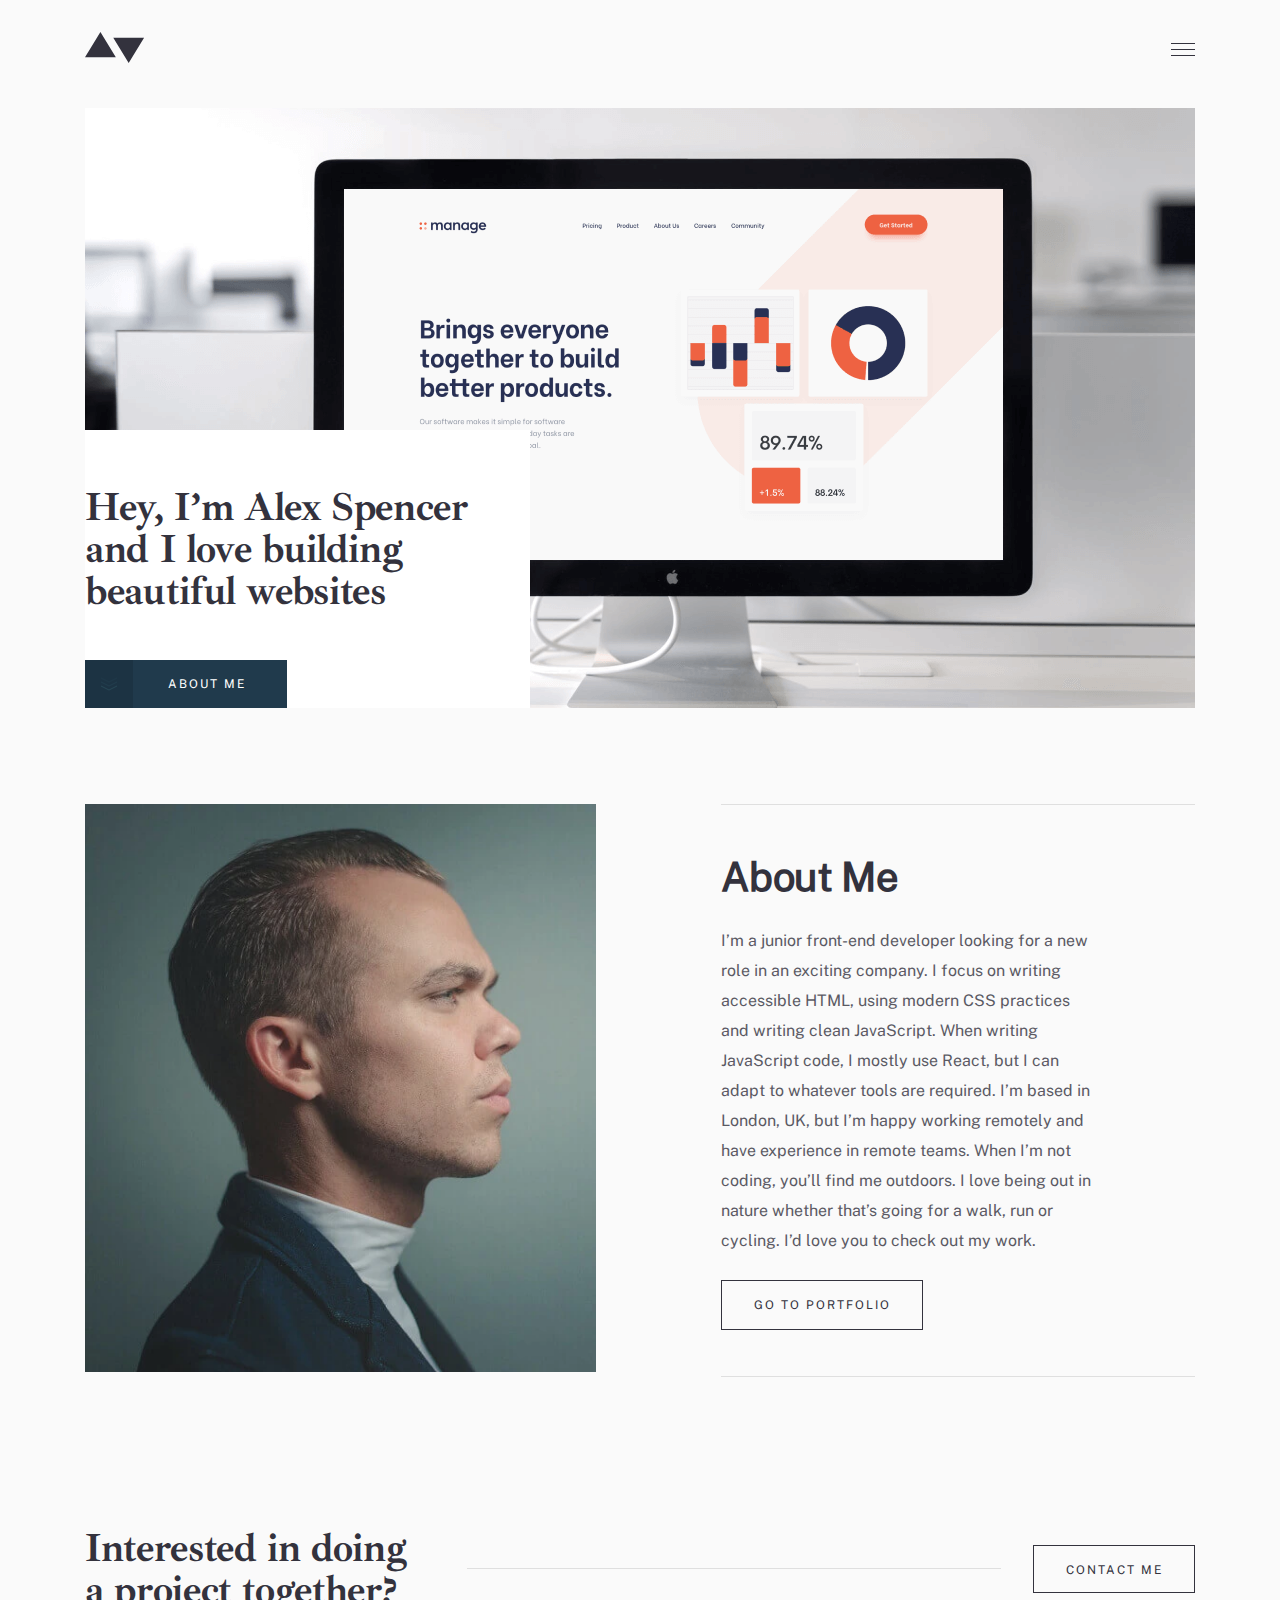
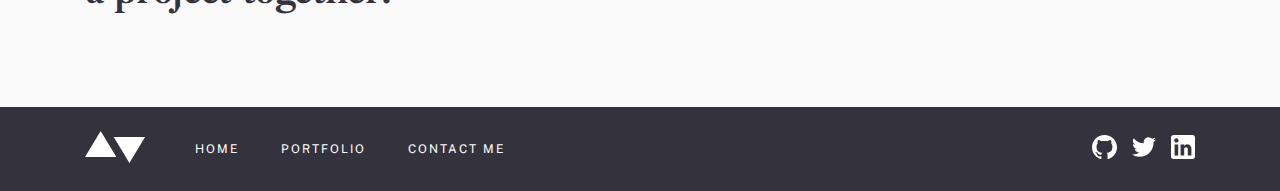
<file: index.html>
<!DOCTYPE html>
<html lang="en">
<head>
  <meta charset="UTF-8">
  <meta name="viewport" content="width=device-width, initial-scale=1.0">
  <meta http-equiv="X-UA-Compatible" content="ie=edge">
  <title>Portfolio Home</title>
  <link rel="stylesheet" href="./css/normalize.css">
  <link rel="stylesheet" href="./css/styles.css"> 
  <!-- <link rel="stylesheet" href="/css/styles.min.css"> -->
</head>
<body>
  
  <!-- SITE HEADER -->
  <header class="header">
    <h1 class="visually-hidden">Home</h1>
    <div class="container header__container">
      <div class="header__wrapper header-inner">
        <a class="header-inner__link" href="#"><img class="header-inner__img" src="img/site-top-logo.svg" alt="logo" width="60" height="32"></a>
        <button class="header-inner__btn js-open-close-btn" type="button" aria-label="togler"></button>
        <nav class="header-inner__nav nav">
          <ul class="nav__list">
            <li class="nav__item">
              <a class="nav__link nav__link--active" href="#">HOME</a>
            </li>
            <li class="nav__item">
              <a class="nav__link" href="#"> PORTFOLIO</a>
            </li>
            <li class="nav__item">
              <a class="nav__link" href="contact.html">CONTACT ME</a>
            </li>
          </ul>
        </nav>
      </div>
    </div>
  </header>  
  
  <!-- SECTION HERO -->
  <section class="hero">
    <h2 class="visually-hidden">Hero</h2>
    <div class="container">
      <div class="hero__inner">
        <div class="hero__content hero-box">
          <div class="hero-box__info">
            <p class="hero-box__desc">
              Hey, I’m Alex Spencer and I love building beautiful websites
            </p>
            <a href="#about" class="hero-box__link">
              ABOUT ME
            </a>
          </div>
        </div>
      </div>
    </div>
  </section>
  
  
  <!-- SECTION-ABOUT -->
  <section class="about" id="about">
    <div class="container about__container">
      <div class="about__wrapper">
        <picture>
          <source srcset="img/about-desktop.webp 1x, img/about-desktop@2x.webp 2x"
          media="(min-width:1100px)"
          type="image/webp">
          <source srcset="img/about-desktop.jpg 1x, img/about-desktop@2x.jpg 2x"
          media="(min-width:1100px)">
          <source srcset="img/about-tablet.webp 1x, img/about-tablet@2x.webp 2x"
          media="(min-width:768px)"
          type="image/webp">
          <source srcset="img/about-tablet.jpg 1x, img/about-tablet@2x.jpg 2x"
          media="(min-width:768px)">
          <source srcset="img/about-mobile.webp 1x, img/about-mobile@2x.webp 2x"
          type="image/webp">
          <img class="about__photo" src="img/about-mobile.jpg" alt="ABOUT MEN" width="311" height="346" srcset="img/about-mobile.jpg 1x, img/about-mobile@2x.jpg 2x">
        </picture>
        
        <div class="about__content about-info">
          <h2 class="about-info__header">
            About Me
          </h2>
          <p class="about-info__desc">
            I’m a junior front-end developer looking for a new role in an exciting company. I focus on writing accessible HTML, using modern CSS practices and writing clean JavaScript. When writing JavaScript code, I mostly use React, but I can adapt to whatever tools are required. I’m based in London, UK, but I’m happy working remotely and have experience in remote teams. When I’m not coding, you’ll find me outdoors. I love being out in nature whether that’s going for a walk, run or cycling. I’d love you to check out my work.
          </p>
          <a href="#" class="about-info__link btn-outline--black">
            GO TO PORTFOLIO
          </a>
        </div>
      </div>
    </div>
  </section>
  
  
  <!-- CONTACT SECTION --> 
  <section class="contact">
    <div class="container">
      <div class="contact__content">
        <h2 class="contact__title">
          Interested in doing a project together?
        </h2>
        <span class="contact__rectangle"></span>
        <a href="contact.html" class="contact__link btn-outline--black">
          CONTACT ME
        </a>
      </div>
    </div>
  </section>
  
  
  <!-- SITE FOOTER -->
  <footer class="site-footer">
    <div class="container site-footer__container">
      <div class="site-footer__wrapper">
        <a href="#" class="site-footer__link"><img class="site-footer__logo" src="/img/site-footer-logo.svg" alt="FOOTER LOGO" width="61" height="32"></a>
        
        <ul class="site-footer__list footer-content">
          <li class="footer-content__items">
            <a href="#" class="site-footer__nav">HOME</a>
          </li>
          
          <li class="footer-content__items">
            <a href="#" class="site-footer__nav">PORTFOLIO</a>
          </li>
          
          <li class="footer-content__items">
            <a href="contact.html" class="site-footer__nav">CONTACT ME </a>
          </li>
        </ul>
        
        <div class="site-footer__socials">
          <a class="site-footer__icon" href="" target="_blank">
            <svg class="site-footer__icon--extra" width="25" height="24" fill="none" xmlns="http://www.w3.org/2000/svg"><path d="M12.5 0C5.594 0 0 5.51 0 12.305c0 5.437 3.581 10.048 8.547 11.674.625.116.854-.265.854-.592 0-.292-.01-1.066-.016-2.092-3.477.742-4.21-1.65-4.21-1.65-.569-1.42-1.39-1.8-1.39-1.8-1.133-.764.087-.748.087-.748 1.255.086 1.914 1.268 1.914 1.268 1.115 1.881 2.927 1.338 3.641 1.024.113-.797.434-1.338.792-1.646-2.776-.308-5.694-1.366-5.694-6.08 0-1.343.484-2.44 1.286-3.302-.14-.31-.562-1.562.11-3.256 0 0 1.047-.33 3.437 1.261 1-.273 2.063-.409 3.125-.415 1.063.006 2.125.142 3.125.415 2.375-1.591 3.422-1.261 3.422-1.261.672 1.694.25 2.945.125 3.256.797.861 1.281 1.959 1.281 3.302 0 4.727-2.921 5.767-5.703 6.07.438.369.844 1.123.844 2.276 0 1.647-.015 2.97-.015 3.37 0 .322.218.707.859.584 5-1.615 8.579-6.23 8.579-11.659C25 5.51 19.403 0 12.5 0z" fill="currentColor"/></svg>
          </a>
          
          <a class="site-footer__icon" href="#" target="_blank">
            <svg class="site-footer__icon--extra" width="24" height="20" fill="none" xmlns="http://www.w3.org/2000/svg"><path d="M24 2.557a9.83 9.83 0 01-2.828.775A4.932 4.932 0 0023.337.608a9.864 9.864 0 01-3.127 1.195A4.916 4.916 0 0016.616.248c-3.179 0-5.515 2.966-4.797 6.045A13.978 13.978 0 011.671 1.149a4.93 4.93 0 001.523 6.574 4.903 4.903 0 01-2.229-.616c-.054 2.281 1.581 4.415 3.949 4.89a4.935 4.935 0 01-2.224.084 4.928 4.928 0 004.6 3.419A9.9 9.9 0 010 17.54a13.94 13.94 0 007.548 2.212c9.142 0 14.307-7.721 13.995-14.646A10.025 10.025 0 0024 2.557z" fill="currentColor"/></svg>
          </a>
          
          <a class="site-footer__icon" href="#" target="_blank">
            <svg class="site-footer__icon--extra" width="24" height="24" fill="none" xmlns="http://www.w3.org/2000/svg"><path fill-rule="evenodd" clip-rule="evenodd" d="M2.4 0h19.2C22.92 0 24 1.08 24 2.4v19.2c0 1.32-1.08 2.4-2.4 2.4H2.4C1.08 24 0 22.92 0 21.6V2.4C0 1.08 1.08 0 2.4 0zm1.2 20.4h3.6V9.6H3.6v10.8zM5.4 7.56c-1.2 0-2.16-.96-2.16-2.16 0-1.2.96-2.16 2.16-2.16 1.2 0 2.16.96 2.16 2.16 0 1.2-.96 2.16-2.16 2.16zM16.8 20.4h3.6v-6.84c0-2.28-1.92-4.2-4.2-4.2-1.08 0-2.4.72-3 1.68V9.6H9.6v10.8h3.6v-6.36c0-.96.84-1.8 1.8-1.8.96 0 1.8.84 1.8 1.8v6.36z" fill="currentColor"/></svg>
          </a>
        </div>
      </div>
    </div>
  </footer>
  <script src="/js/main.js"></script>
</body>
</html>
</file>
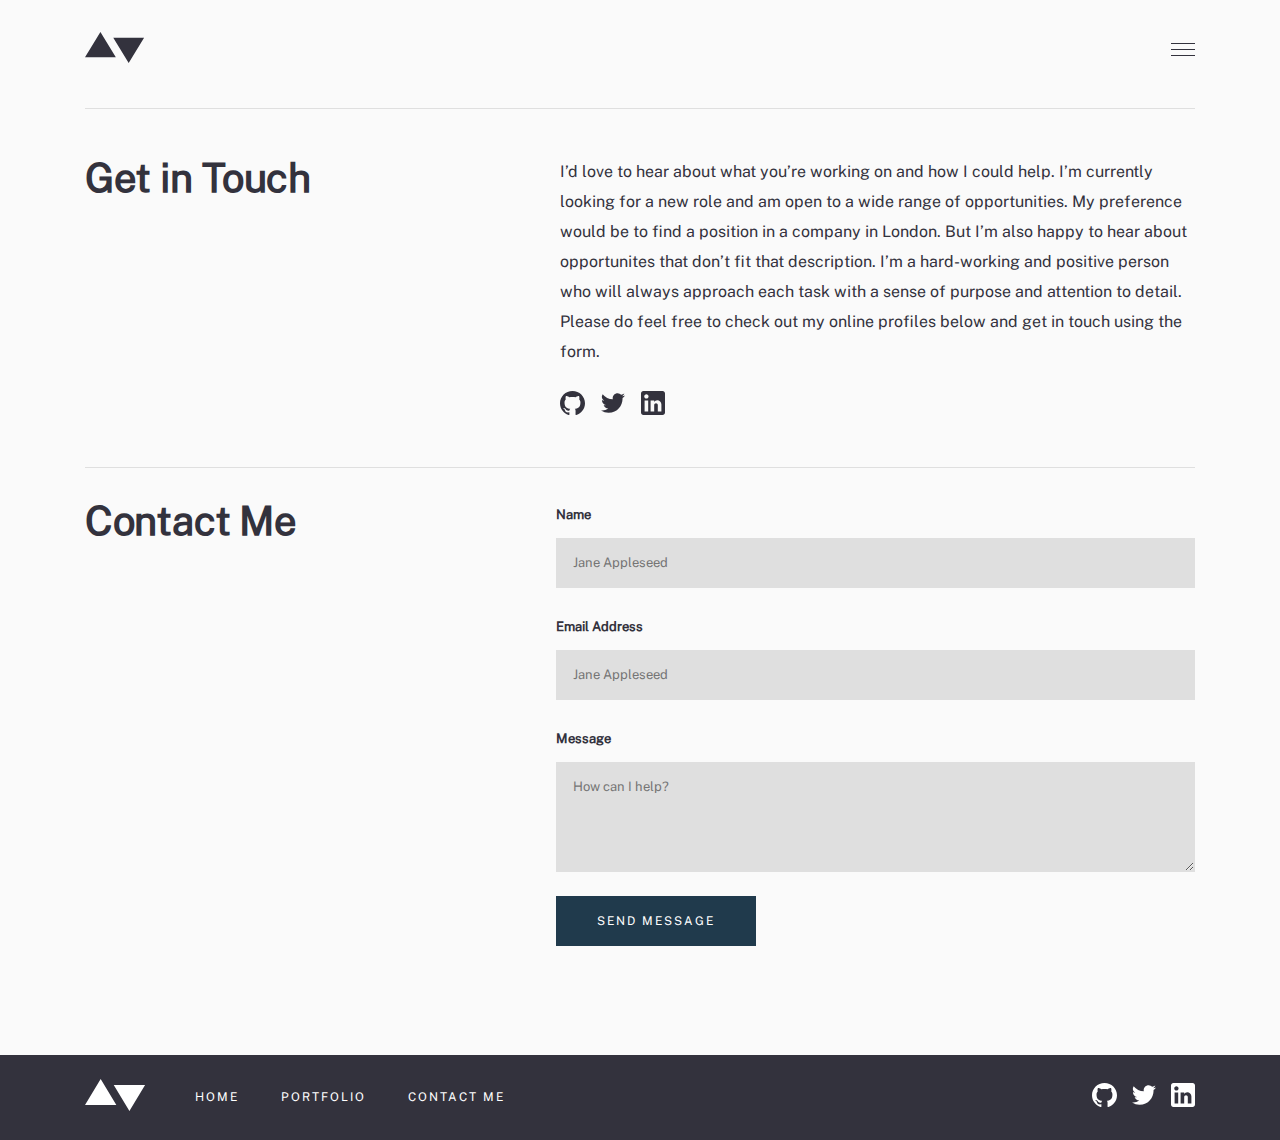
<file: contact.html>
<!DOCTYPE html>
<html lang="en">
<head>
    <meta charset="UTF-8">
    <meta http-equiv="X-UA-Compatible" content="IE=edge">
    <meta name="viewport" content="width=device-width, initial-scale=1.0">
    <title>Contact</title>
    <link rel="stylesheet" href="./css/normalize.css">
    <link rel="stylesheet" href="./css/styles.css"> 
    <!-- <link rel="stylesheet" href="/css/styles.min.css">  -->
</head>
<body>
    <!-- SITE HEADER -->
    <header class="header">
        <h1 class="visually-hidden">Home</h1>
        <div class="container header__container">
            <div class="header__wrapper header-inner">
                <a class="header-inner__link" href="#"><img class="header-inner__img" src="img/site-top-logo.svg" alt="logo" width="60" height="32"></a>
                <button class="header-inner__btn js-open-close-btn" type="button" aria-label="togler"></button>
                <nav class="header-inner__nav nav">
                    <ul class="nav__list">
                        <li class="nav__item">
                            <a class="nav__link" href="index.html">HOME</a>
                        </li>
                        <li class="nav__item">
                            <a class="nav__link" href="#"> PORTFOLIO</a>
                        </li>
                        <li class="nav__item">
                            <a class="nav__link nav__link--active" href="#">CONTACT ME</a>
                        </li>
                    </ul>
                </nav>
            </div>
        </div>
    </header>
    
    <!-- INFORMATION SECTION -->
    <section class="information">
        <div class="container information__container">
            <div class="information__wrapper">
                <h2 class="information__header">
                    Get in Touch
                </h2>
                <div class="information__content">
                    <p class="information__desc">
                        I’d love to hear about what you’re working on and how I could help. I’m currently looking for a new role and am open to a wide range of opportunities. My preference would be to find a position in a company in London. But I’m also happy to hear about opportunites that don’t fit that description. I’m a hard-working and positive person who will always approach each task with a sense of purpose and attention to detail. Please do feel free to check out my online profiles below and get in touch using the form.
                    </p>
                    
                    <div class="information__socials">
                        <a class="information__icon" href="" target="_blank">
                            <svg class="information__icon--extra" width="25" height="24" fill="none" xmlns="http://www.w3.org/2000/svg"><path d="M12.5 0C5.594 0 0 5.51 0 12.305c0 5.437 3.581 10.048 8.547 11.674.625.116.854-.265.854-.592 0-.292-.01-1.066-.016-2.092-3.477.742-4.21-1.65-4.21-1.65-.569-1.42-1.39-1.8-1.39-1.8-1.133-.764.087-.748.087-.748 1.255.086 1.914 1.268 1.914 1.268 1.115 1.881 2.927 1.338 3.641 1.024.113-.797.434-1.338.792-1.646-2.776-.308-5.694-1.366-5.694-6.08 0-1.343.484-2.44 1.286-3.302-.14-.31-.562-1.562.11-3.256 0 0 1.047-.33 3.437 1.261 1-.273 2.063-.409 3.125-.415 1.063.006 2.125.142 3.125.415 2.375-1.591 3.422-1.261 3.422-1.261.672 1.694.25 2.945.125 3.256.797.861 1.281 1.959 1.281 3.302 0 4.727-2.921 5.767-5.703 6.07.438.369.844 1.123.844 2.276 0 1.647-.015 2.97-.015 3.37 0 .322.218.707.859.584 5-1.615 8.579-6.23 8.579-11.659C25 5.51 19.403 0 12.5 0z" fill="currentColor"/></svg>
                        </a>
                        
                        <a class="information__icon" href="#" target="_blank">
                            <svg class="information__icon--extra" width="24" height="20" fill="none" xmlns="http://www.w3.org/2000/svg"><path d="M24 2.557a9.83 9.83 0 01-2.828.775A4.932 4.932 0 0023.337.608a9.864 9.864 0 01-3.127 1.195A4.916 4.916 0 0016.616.248c-3.179 0-5.515 2.966-4.797 6.045A13.978 13.978 0 011.671 1.149a4.93 4.93 0 001.523 6.574 4.903 4.903 0 01-2.229-.616c-.054 2.281 1.581 4.415 3.949 4.89a4.935 4.935 0 01-2.224.084 4.928 4.928 0 004.6 3.419A9.9 9.9 0 010 17.54a13.94 13.94 0 007.548 2.212c9.142 0 14.307-7.721 13.995-14.646A10.025 10.025 0 0024 2.557z" fill="currentColor"/></svg>
                        </a>
                        
                        <a class="information__icon" href="#" target="_blank">
                            <svg class="information__icon--extra" width="24" height="24" fill="none" xmlns="http://www.w3.org/2000/svg"><path fill-rule="evenodd" clip-rule="evenodd" d="M2.4 0h19.2C22.92 0 24 1.08 24 2.4v19.2c0 1.32-1.08 2.4-2.4 2.4H2.4C1.08 24 0 22.92 0 21.6V2.4C0 1.08 1.08 0 2.4 0zm1.2 20.4h3.6V9.6H3.6v10.8zM5.4 7.56c-1.2 0-2.16-.96-2.16-2.16 0-1.2.96-2.16 2.16-2.16 1.2 0 2.16.96 2.16 2.16 0 1.2-.96 2.16-2.16 2.16zM16.8 20.4h3.6v-6.84c0-2.28-1.92-4.2-4.2-4.2-1.08 0-2.4.72-3 1.68V9.6H9.6v10.8h3.6v-6.36c0-.96.84-1.8 1.8-1.8.96 0 1.8.84 1.8 1.8v6.36z" fill="currentColor"/></svg>
                        </a>
                    </div>
                </div>
            </div>
        </div>
    </section>
    
    
    <!-- SECTION HELPING -->
    
    <section class="helping">
        <div class="container">
            <div class="helping__wrapper">
                <h2 class="helping__title">
                    Contact Me
                </h2>
                <form class="helping__form helping-content" action="https://echo.htmlacademy.ru">
                    
                    <label class="helping__label" for="name">Name</label>
                    <input class="helping-content__field" name="name" type="text" id="name" placeholder="Jane Appleseed" minlength="4"  required>
                    
                    <label class="helping__label" for="email">Email Address</label>
                    <input class="helping-content__field" name="email" type="email" id="email" placeholder="Jane Appleseed" required>
                    
                    <label class="helping__label" for="textarea">Message</label>
                    <textarea class="helping-content__field--big" name="textarea" id="textarea" minlength="10" cols="30" rows="3" placeholder="How can I help?" required></textarea>
                    
                    <button class="helping-content__btn" type="submit">SEND MESSAGE</button>
                </form>
            </div>
        </div>
    </section>
    
    
    <!-- SITE FOOTER -->
    <footer class="site-footer">
        <div class="container site-footer__container">
            <div class="site-footer__wrapper">
                <a href="#" class="site-footer__link"><img class="site-footer__logo" src="/img/site-footer-logo.svg" alt="FOOTER LOGO" width="61" height="32"></a>
                
                <ul class="site-footer__list footer-content">
                    <li class="footer-content__items">
                        <a href="#" class="site-footer__nav">HOME</a>
                    </li>
                    
                    <li class="footer-content__items">
                        <a href="#" class="site-footer__nav">PORTFOLIO</a>
                    </li>
                    
                    <li class="footer-content__items">
                        <a href="contact.html" class="site-footer__nav">CONTACT ME </a>
                    </li>
                </ul>
                
                <div class="site-footer__socials">
                    <a class="site-footer__icon" href="" target="_blank">
                        <svg class="site-footer__icon--extra" width="25" height="24" fill="none" xmlns="http://www.w3.org/2000/svg"><path d="M12.5 0C5.594 0 0 5.51 0 12.305c0 5.437 3.581 10.048 8.547 11.674.625.116.854-.265.854-.592 0-.292-.01-1.066-.016-2.092-3.477.742-4.21-1.65-4.21-1.65-.569-1.42-1.39-1.8-1.39-1.8-1.133-.764.087-.748.087-.748 1.255.086 1.914 1.268 1.914 1.268 1.115 1.881 2.927 1.338 3.641 1.024.113-.797.434-1.338.792-1.646-2.776-.308-5.694-1.366-5.694-6.08 0-1.343.484-2.44 1.286-3.302-.14-.31-.562-1.562.11-3.256 0 0 1.047-.33 3.437 1.261 1-.273 2.063-.409 3.125-.415 1.063.006 2.125.142 3.125.415 2.375-1.591 3.422-1.261 3.422-1.261.672 1.694.25 2.945.125 3.256.797.861 1.281 1.959 1.281 3.302 0 4.727-2.921 5.767-5.703 6.07.438.369.844 1.123.844 2.276 0 1.647-.015 2.97-.015 3.37 0 .322.218.707.859.584 5-1.615 8.579-6.23 8.579-11.659C25 5.51 19.403 0 12.5 0z" fill="currentColor"/></svg>
                    </a>
                    
                    <a class="site-footer__icon" href="#" target="_blank">
                        <svg class="site-footer__icon--extra" width="24" height="20" fill="none" xmlns="http://www.w3.org/2000/svg"><path d="M24 2.557a9.83 9.83 0 01-2.828.775A4.932 4.932 0 0023.337.608a9.864 9.864 0 01-3.127 1.195A4.916 4.916 0 0016.616.248c-3.179 0-5.515 2.966-4.797 6.045A13.978 13.978 0 011.671 1.149a4.93 4.93 0 001.523 6.574 4.903 4.903 0 01-2.229-.616c-.054 2.281 1.581 4.415 3.949 4.89a4.935 4.935 0 01-2.224.084 4.928 4.928 0 004.6 3.419A9.9 9.9 0 010 17.54a13.94 13.94 0 007.548 2.212c9.142 0 14.307-7.721 13.995-14.646A10.025 10.025 0 0024 2.557z" fill="currentColor"/></svg>
                    </a>
                    
                    <a class="site-footer__icon" href="#" target="_blank">
                        <svg class="site-footer__icon--extra" width="24" height="24" fill="none" xmlns="http://www.w3.org/2000/svg"><path fill-rule="evenodd" clip-rule="evenodd" d="M2.4 0h19.2C22.92 0 24 1.08 24 2.4v19.2c0 1.32-1.08 2.4-2.4 2.4H2.4C1.08 24 0 22.92 0 21.6V2.4C0 1.08 1.08 0 2.4 0zm1.2 20.4h3.6V9.6H3.6v10.8zM5.4 7.56c-1.2 0-2.16-.96-2.16-2.16 0-1.2.96-2.16 2.16-2.16 1.2 0 2.16.96 2.16 2.16 0 1.2-.96 2.16-2.16 2.16zM16.8 20.4h3.6v-6.84c0-2.28-1.92-4.2-4.2-4.2-1.08 0-2.4.72-3 1.68V9.6H9.6v10.8h3.6v-6.36c0-.96.84-1.8 1.8-1.8.96 0 1.8.84 1.8 1.8v6.36z" fill="currentColor"/></svg>
                    </a>
                    
                </div>
            </div>
        </div>
    </footer>
    
    <script src="/js/main.js"></script>
</body>
</html>
</file>
<file: css/styles.css>
:root{
    --color-black-text:#33323D;
    --color-blue-btn:#203A4C;
    --color-white:#ffffff;
    --color-light-blue:#5FB4A2;
    --main-font:'Public Sans' , "Arial" , sans-serif;
    --secondary-font:'Ibarra Real Nova' , serif;
    --site-bg:#FAFAFA;
}

@font-face {
    font-family: 'Ibarra Real Nova';
    src: url('/fonts/IbarraRealNova-Bold.woff2') format('woff2'),
    url('/fonts/IbarraRealNova-Bold.woff') format('woff');
    font-weight: bold;
    font-style: normal;
    font-display: swap;
}

@font-face {
    font-family: 'Public Sans';
    src: url('/fonts/PublicSans-Regular.woff2') format('woff2'),
    url('/fonts/PublicSans-Regular.woff') format('woff');
    font-weight: normal;
    font-style: normal;
    font-display: swap;
}

html {
    box-sizing: border-box;
    height: 100%;
    scroll-behavior: smooth;
}

*,
*::before,
*::after {
    box-sizing: inherit;
}

body {
    display: flex;
    flex-direction: column;
    height: 100%;
    padding: 0;
    margin: 0;
    font-family:var(--main-font);
    background-color: var(--site-bg);
    background-repeat: no-repeat;
    background-size: cover;
    box-sizing: border-box;
    overflow-x: hidden;
}

img {
    max-width: 100%;
    height: auto;
}

.visually-hidden {
    position: absolute;
    width: 1px;
    height: 1px;
    margin: -1px;
    border: 0;
    padding: 0;
    clip: rect(0 0 0 0);
    overflow: hidden;
}



.container {
    max-width: 1150px;
    padding-left: 32px;
    padding-right: 32px;
    margin-left: auto;
    margin-right: auto;
    width: 100%;
}


/* REUSABLE ITEMS */

.btn-outline--black{
    padding: 17px 36px 17px 32px;
    color: var(--color-black-text);
    border: 1px solid var(--color-black-text);
    width: 202px; 
    text-decoration: none;
    color: var(--color-black-text);
    font-size: 12px;
    line-height: 14px;
    letter-spacing: 2px;
    display: block;
    white-space: nowrap;
    transition: 0.3s ease;
}

.btn-outline--black:hover{
    color: var(--color-white);
    background-color: var(--color-black-text);
}



/* Mobile */

/* HEADER MOBILE*/

.header {
    padding-top: 32px;
    padding-bottom:40px;
}

.header-inner {
    display: flex;
    align-items: center;
    justify-content: space-between;
    position: relative;
}

.header-inner__link{
    transition: opacity 0.4s ease;
}

.header-logo__link:hover{
    opacity: 0.6;
}

.js-open-close-btn {
    display: inline-flex;
    background-color: transparent;
    border: none;
    width: 24px;
    height: 13px;
    background-image: url(/img/burger.svg);
    background-repeat: no-repeat;
    background-position: center;
    cursor: pointer;
}

.nav{
    position: absolute;
    z-index: 2;
    top: 100%;
    transform: translateY(30px);
    right: 0;
    display: none;
    padding:40px 63px ;
    text-align: center;
    background-color: var(--color-black-text);
    
}

.header--open .nav{
    display: block;
}

.header--open .js-open-close-btn{
    background-image: url(/img/close-btn.svg);
    width: 18px;
    height:18px;
}




/* MOBILE HERO */

.hero {
    padding-bottom: 96px;
}

.container {
}

.hero__inner {
    background-image: url(/img/hero-bg-mobile.png);
    background-repeat: no-repeat;
}

.hero-box {
    display: flex;
    flex-direction: column;
}

.hero-box__info {
    margin-top: 300px;
}

.hero-box__photo{
    
}

.hero-box__desc {
    margin: 0;
    font-size: 40px;
    line-height: 42px;
    letter-spacing: -0.357143px;
    font-family: var(--secondary-font);
    margin-bottom: 32px;
    color: var(--color-black-text);
}

.hero-box__link {
    text-decoration: none;
    color: var(--color-white);
    background-color: var(--color-blue-btn);
    width: 202px;
    font-size: 12px;
    line-height: 14px;
    text-align: center;
    letter-spacing: 2px;
    display: flex;
    align-items: center;
    transition: 0.3s ease;
}

.hero-box__link::before{
    content: "";
    display: block;
    background-image: url(/img/arrow-down-icon.svg);
    background-repeat: no-repeat;
    background-color: #000000;
    opacity: 0.1;
    width: 48px;
    height: 48px;
    margin-right: 35px;
}

.hero-box__link:hover{
    background-color: #5FB4A2;
}


/* TABLET HERO */
@media only screen and (min-width:768px){
    .hero {
        padding-bottom: 96px;
    }
    
    .container {
    }
    
    .hero__inner {
        background-image: url(/img/hero-bg-tablet.png);
        background-repeat: no-repeat;
        background-position: center;
        position: relative;
        background-size: contain;
        width: 688px;
        height: 600px;
        margin-right: auto;
        margin-left: auto;
    }
    
    .hero-box {
        display: flex;
        flex-direction: column;
        
    }
    
    .hero-box__info {
        padding-top: 56px;
        padding-right: 56px;
        position: absolute;
        background-color: var(--color-white);
        width: 514px;
        z-index: 10;
        bottom: 0;
        left: 0;
    }
    
    .hero-box__photo{
        margin-bottom: 0;
    }
    
    .hero-box__desc {
        margin: 0;
        font-size: 40px;
        line-height: 42px;
        letter-spacing: -0.357143px;
        font-family: var(--secondary-font);
        margin-bottom: 48px;
        color: var(--color-black-text);
    }
    
    .hero-box__link {
        text-decoration: none;
        color: var(--color-white);
        background-color: var(--color-blue-btn);
        width: 202px;
        font-size: 12px;
        line-height: 14px;
        text-align: center;
        letter-spacing: 2px;
        display: flex;
        align-items: center;
    }
    
    .hero-box__link::before{
        content: "";
        display: block;
        background-image: url(/img/arrow-down-icon.svg);
        background-repeat: no-repeat;
        background-color: #000000;
        opacity: 0.1;
        width: 48px;
        height: 48px;
        margin-right: 35px;
        transition: 0.3s ease;
    }
}



/* DESKTOP HERO */
@media only screen and (min-width:1110px){
    .hero {
        padding-bottom: 96px;
    }
    
    .container {
        padding-left: 20px;
        padding-right: 20px;
    }
    
    .hero__inner {
        background-image: url(/img/hero-bg-desktop.png);
        background-repeat: no-repeat;
        background-position: center;
        position: relative;
        background-size: contain;
        width: 1110px;
        height: 600px;
        margin-right: auto;
        margin-left: auto;
    }
    
    .hero-box {
        display: flex;
        flex-direction: column;
        
    }
    
    .hero-box__info {
        padding-top: 56px;
        padding-right: 55px;
        position: absolute;
        background-color: var(--color-white);
        width: 445px;
        z-index: 10;
        bottom: 0;
        left: 0;
    }
    
    .hero-box__photo{
        margin-bottom: 0;
    }
    
    .hero-box__desc {
        margin: 0;
        font-size: 40px;
        line-height: 42px;
        letter-spacing: -0.357143px;
        font-family: var(--secondary-font);
        margin-bottom: 48px;
        color: var(--color-black-text);
    }
    
    .hero-box__link {
        text-decoration: none;
        color: var(--color-white);
        background-color: var(--color-blue-btn);
        width: 202px;
        font-size: 12px;
        line-height: 14px;
        text-align: center;
        letter-spacing: 2px;
        display: flex;
        align-items: center;
        transition: 0.3s ease;
    }
    
    .hero-box__link::before{
        content: "";
        display: block;
        background-image: url(/img/arrow-down-icon.svg);
        background-repeat: no-repeat;
        background-color: #000000;
        opacity: 0.1;
        width: 48px;
        height: 48px;
        margin-right: 35px;
        transition: 0.3s ease;
    }

    .hero-box__link:hover{
        background-color: #5FB4A2;
    }
}



/* ABOUT SECTION MOBILE */

.about{
    padding-bottom: 115px;
}

.about__wrapper{
    display: flex;
    flex-direction: column;
}

.about__photo{
    margin-bottom: 32px;
    width: 100%;
}

.about-info{
    padding-top: 32px;
    padding-bottom: 51px;
    border-top: 1px solid rgba(177, 175, 175, 0.37);
    border-bottom: 1px solid rgba(177, 175, 175, 0.37);
}

.about-info__header{
    margin: 0;
    color: var(--color-black-text);
    font-size: 40px;
    line-height: 42px;
    letter-spacing: -0.357143px;
    margin-bottom: 28px;
}

.about-info__desc{
    margin: 0;
    font-size: 16px;
    line-height: 30px;
    color: #33323D;
    mix-blend-mode: normal;
    opacity: 0.8;
    margin-bottom: 24px;
}



/* ABOUT SECTION TABLET */
@media only screen and (min-width:768px) {
    .about{
        padding-bottom: 96px;
    }
    
    .about__wrapper{
        display: flex;
        flex-direction: row;
    }
    
    .about__photo{
        margin-bottom: 0;
    }
    
    .about-info{
        margin-left: 69px;
        padding-top: 50px;
        padding-bottom: 46px;
        border-top: 1px solid rgba(177, 175, 175, 0.37);
        border-bottom: 1px solid rgba(177, 175, 175, 0.37);
        width: 500px;
    }
    
    .about-info__header{
        margin: 0;
        color: var(--color-black-text);
        font-size: 40px;
        line-height: 42px;
        letter-spacing: -0.357143px;
        margin-bottom: 28px;
    }
    
    .about-info__desc{
        margin: 0;
        font-size: 16px;
        line-height: 30px;
        color: #33323D;
        mix-blend-mode: normal;
        opacity: 0.8;
        margin-bottom: 24px;
    }
}


/* ABOUT SECTION DESKTOP */
@media only screen and (min-width:1110px) {
    
    .about{
        padding-bottom: 150px;
    }
    
    .about__wrapper{
        display: flex;
        flex-direction: row;
        
    }
    
    .about__photo{
        margin-bottom: 0;
    }
    
    .about-info{
        margin-left: 125px;
        padding-top: 51px;
        padding-bottom: 46px;
        border-top: 1px solid rgba(177, 175, 175, 0.37);
        border-bottom: 1px solid rgba(177, 175, 175, 0.37);
        width: 500px;
    }
    
    .about-info__header{
        margin: 0;
        color: var(--color-black-text);
        font-size: 40px;
        line-height: 42px;
        letter-spacing: -0.357143px;
        margin-bottom: 28px;
    }
    
    .about-info__desc{
        margin: 0;
        font-size: 16px;
        line-height: 30px;
        color: #33323D;
        mix-blend-mode: normal;
        opacity: 0.8;
        margin-bottom: 24px;
        padding-right: 100px;
    }
}



/* CONTACT SECTION MOBILE */    

.contact{
    padding-bottom: 80px;
}

.contact__content{
    min-width: 312px;
    text-align: center;
}

.contact__title{
    margin: 0;
    font-size: 40px;
    line-height: 42px;
    text-align: center;
    letter-spacing: -0.357143px;
    color: var(--color-black-text);
    font-family: var(--secondary-font);
    margin-bottom: 60px;
}

.contact__link{
    margin-left: auto;
    margin-right: auto;
}


/* CONTACT SECTION TABLET */
@media only screen and (min-width:768px) {
    .contact{
        padding-bottom: 96px;
    }
    
    .contact__content{
        align-items: center;
        display: flex;
    }
    
    .contact__rectangle{
        background-color: rgba(177, 175, 175, 0.37);
        flex-grow: 1;
        height: 1px;
        width: auto;
        margin-right: 32px;
        margin-left: 32px;
    }
    
    .contact__title{
        margin: 0;
        font-size: 40px;
        line-height: 42px;
        text-align: left;
        letter-spacing: -0.357143px;
        color: var(--color-black-text);
        font-family: var(--secondary-font);
        margin-bottom: 0;
        width: 350px;
    }
    
    .contact__link{
        text-decoration: none;
        width: 162px;
        height: 48px;
        text-align: center;
        white-space: nowrap;
    }
}

/* CONTACT SECTION DESKTOP */

@media only screen and (min-width:1110px){
    
}



/* SITE-FOOTER MOBILE */

.site-footer {
    background-color: var(--color-black-text);
    padding-top: 56px;
    padding-bottom: 56px;
}

.container {
    
}

.site-footer__container {
}

.site-footer__wrapper {
    display: flex;
    flex-direction: column;
    align-items: center;
    text-align: center;
}

.site-footer__link {
    text-decoration: none;
    margin-bottom: 40px;
    
}

.site-footer__nav{
    text-decoration: none;
    transition: 0.3s ease;
    font-size: 12px;
    line-height: 14px;
    letter-spacing: 2px;
    text-transform: uppercase;
    color: var(--color-white);
}

.site-footer__nav:hover{
    opacity: 0.7;
}

.footer-content {
    margin: 0;
    padding: 0;
    list-style: none;
    margin-bottom: 40px;
}

.footer-content__items {
    font-size: 12px;
    line-height: 14px;
    text-align: center;
    letter-spacing: 2px;
    text-transform: uppercase;
    color: var(--color-white);
}

.footer-content__items:not(:last-child){
    margin-bottom: 32px;
}

.site-footer__socials {
    display: flex;
    align-items: center;
}

.site-footer__icon~.site-footer__icon {
    margin-left: 16px;
}

.site-footer__icon--extra{
    color: var(--color-white);
    transition: 0.3s ease;
}

.site-footer__icon--extra:hover{
    opacity: 0.7;
}



/* SITE FOOTER TABLET */
@media only screen and (min-width:768px){
    
    .site-footer {
        background-color: var(--color-black-text);
        padding-top: 24px;
        padding-bottom: 24px;
    }
    
    .container {
        
    }
    
    .site-footer__container {
    }
    
    .site-footer__wrapper {
        display: flex;
        flex-direction: row;
        align-items: center;
        text-align: center;
    }
    
    .site-footer__link {
        text-decoration: none;
        margin-bottom: 0;
    }
    
    .footer-content {
        display: flex;
        align-items: center;
        margin: 0;
        padding: 0;
        list-style: none;
        margin-bottom: 0;
        margin-left: 49px;
    }
    
    .footer-content__items {
        font-size: 12px;
        line-height: 14px;
        text-align: center;
        letter-spacing: 2px;
        text-transform: uppercase;
        color: var(--color-white);
    }
    
    .footer-content__items:not(:last-child){
        margin-bottom: 0;
        margin-right: 42px;
    }
    
    .site-footer__socials {
        display: flex;
        align-items: center;
        margin-left: auto;
    }
    
    .site-footer__icon~.site-footer__icon {
        margin-left: 16px;
    }
    
    
    
    .site-footer__icon--extra{
        color: var(--color-white);
    }
}


/* SITE FOOTER DESKTOP */
@media only screen and (min-width:768px){
    
    .site-footer {
        background-color: var(--color-black-text);
        padding-top: 24px;
        padding-bottom: 24px;
    }
    
    .container {
        
    }
    
    .site-footer__container {
    }
    
    .site-footer__wrapper {
        display: flex;
        flex-direction: row;
        align-items: center;
        text-align: center;
    }
    
    .site-footer__link {
        text-decoration: none;
        margin-bottom: 0;
    }
    
    .footer-content {
        display: flex;
        align-items: center;
        margin: 0;
        padding: 0;
        list-style: none;
        margin-bottom: 0;
        margin-left: 49px;
    }
    
    .footer-content__items {
        font-size: 12px;
        line-height: 14px;
        text-align: center;
        letter-spacing: 2px;
        text-transform: uppercase;
        color: var(--color-white);
    }
    
    .footer-content__items:not(:last-child){
        margin-bottom: 0;
        margin-right: 42px;
    }
    
    .site-footer__socials {
        display: flex;
        align-items: center;
        margin-left: auto;
    }
    
    .site-footer__icon~.site-footer__icon {
        margin-left: 15px;
    }
    
    
    
    .site-footer__icon--extra{
        color: var(--color-white);
    }
}






/* CONTACT PAGE */

/* INFORMATION SECTION */

.information {
    padding-bottom: 32px;
}

.information__wrapper {
    text-align: left;
    border-top: 1px solid rgba(177, 175, 175, 0.37);
    border-bottom: 1px solid rgba(177, 175, 175, 0.37);
    padding-top: 24px;
    padding-bottom: 32px;
}

.information__header {
    margin: 0;
    font-size: 40px;
    line-height: 42px;
    letter-spacing: -0.357143px;
    font-family: var(--main-font);
    color: var(--color-black-text);
    margin-bottom: 24px;
}

.information__desc {
    margin: 0;
    font-size: 15px;
    line-height: 30px;
    color: var(--color-black-text);
    margin-bottom: 24px;
}

.information__socials {
    display: flex;
    align-items: center;
}

.information__icon {
    align-items: center;
}

.information__icon~.information__icon{
    margin-left: 16px;
}

.information__icon--extra {
    color: var(--color-black-text);
}




/* TABLET CONTACT PAGE */
@media only screen and (min-width:1100px){
    
    /* INFORMATION SECTION */
    
    .information {
        padding-bottom: 32px;
    }
    
    .information__wrapper {
        text-align: left;
        border-top: 1px solid rgba(177, 175, 175, 0.37);
        border-bottom: 1px solid rgba(177, 175, 175, 0.37);
        padding-top: 48px;
        padding-bottom: 48px;
        display: flex;
    }
    
    .information__content{
        display: flex;
        flex-direction: column;
        margin-left: auto;
        width:635px ;
    }
    
    .information__header {
        margin: 0;
        font-size: 40px;
        line-height: 42px;
        letter-spacing: -0.357143px;
        font-family: var(--main-font);
        color: var(--color-black-text);
        margin-bottom: 0;
        width: 350px;
    }
    
    .information__desc {
        margin: 0;
        font-size: 16px;
        line-height: 30px;
        color: var(--color-black-text);
        margin-bottom: 24px;
    }
    
    .information__socials {
        display: flex;
    }
    
    .information__icon {
        align-items: center;
    }
    
    .information__icon~.information__icon{
        margin-left: 16px;
    }
    
    .information__icon--extra {
        color: var(--color-black-text);
    }
    
}


/* SECTION HELPING MOBILE */

.helping {
    padding-bottom: 80px;
}

.container {
}

.helping__wrapper {
    display: flex;
    flex-direction: column;
}

.helping__title {
    margin: 0;
    font-size: 40px;
    line-height: 42px;
    letter-spacing: -0.357143px;
    color: var(--color-black-text);
}

.helping__label{
    font-size: 13px;
    line-height: 30px;
    font-weight: bold;
    color: var(--color-black-text);
    margin-top: 24px;
}

.helping-content {
    display: flex;
    flex-direction: column;
}

.helping-content__field {
    background-color: rgba(177, 175, 175, 0.37);
    font-size: 13px;
    line-height: 30px;
    color: var(--color-black-text);
    font-weight: normal;
    border: 1px solid transparent;
    padding:9px 16px 9px 16px;
    margin-top: 8px;
    outline: none;
}

.helping-content__field:active{
    background: #ECECED;
    border: 1px solid #5FB4A2;  
}

.helping-content__field--big {
    margin-top: 8px;
    color: var(--color-black-text);
    background-color:rgba(177, 175, 175, 0.37);
    font-size: 13px;
    line-height: 30px;
    padding:9px 16px 9px 16px;
    margin-bottom: 24px;
    overflow: auto;
    outline: none;
    border: 1px solid transparent;
}

.helping-content__field--big:active{
    background: #ECECED;
    border: 1px solid #5FB4A2;  
}

.helping-content__btn{
    padding: 17px 24px;
    width: 200px;
    font-size: 12px;
    line-height: 14px;
    text-align: center;
    letter-spacing: 2px;
    text-transform: uppercase;
    color: var(--color-white);
    background-color: var(--color-blue-btn);
    border: 1px solid transparent;
    transition: 0.3s ease;
    cursor: pointer;
}

.helping-content__btn:hover{
    background-color: var(--color-white);
    color: var(--color-black-text);
    border: 1px solid #33323D;
}



/* SECTION HELPING MOBILE */
@media only screen and (min-width:768px){
    
    .helping {
        padding-bottom: 96px;
    }
    
    .container {
    }
    
    .helping__wrapper {
        display: flex;
        flex-direction: column;
    }
    
    .helping__title {
        margin: 0;
        font-size: 40px;
        line-height: 42px;
        letter-spacing: -0.357143px;
        color: var(--color-black-text);
        margin-bottom: 8px;
    }
    
    .helping__label{
        font-size: 13px;
        line-height: 30px;
        font-weight: bold;
        color: var(--color-black-text);
        margin-top: 24px;
    }
    
    .helping-content {
        display: flex;
        flex-direction: column;
    }
    
    .helping-content__field {
        background-color: rgba(177, 175, 175, 0.37);
        font-size: 13px;
        line-height: 30px;
        color: var(--color-black-text);
        font-weight: normal;
        padding:9px 16px 9px 16px;
        margin-top: 8px;
    }
    
    .helping-content__field--big {
        margin-top: 8px;
        color: var(--color-black-text);
        background-color:rgba(177, 175, 175, 0.37);
        font-size: 13px;
        line-height: 30px;
        padding:9px 16px 9px 16px;
        margin-bottom: 24px;
        overflow: auto;
        outline: none;
    }
}



/* SECTION HELPING DESKTOP */
@media only screen and (min-width:1110px){
    
    .helping {
        padding-bottom: 109px;
    }
    
    .container {
    }
    
    .helping__wrapper {
        display: flex;
        flex-direction: row;
        justify-content: space-between;
    }
    
    .helping__title {
        margin: 0;
        font-size: 40px;
        line-height: 42px;
        letter-spacing: -0.357143px;
        color: var(--color-black-text);
        margin-bottom: 8px;
        white-space: nowrap;
    }
    
    .helping__label{
        font-size: 13px;
        line-height: 30px;
        font-weight: bold;
        color: var(--color-black-text);
        margin-top: 0;
    }
    
    .helping__label~.helping__label{
        margin-top: 24px;
    }
    
    .helping-content {
        display: flex;
        flex-direction: column;
        margin-left: 260px;
        width: 100%;
    }
    
    .helping-content__field {
        background-color: rgba(177, 175, 175, 0.37);
        font-size: 13px;
        line-height: 30px;
        color: var(--color-black-text);
        font-weight: normal;
        padding:9px 16px 9px 16px;
        margin-top: 8px;
        min-width: 505px;
    }
    
    .helping-content__field--big {
        margin-top: 8px;
        color: var(--color-black-text);
        background-color:rgba(177, 175, 175, 0.37);
        font-size: 13px;
        line-height: 30px;
        padding:9px 16px 9px 16px;
        margin-bottom: 24px;
        overflow: auto;
        outline: none;
    }
}

input:not(:placeholder-shown):not(:focus):invalid{
    background-image:url(/img/error-input.svg);
    background-repeat: no-repeat;
    background-position: left calc(60px);
    background-size: 96px 12px;
    border-color: tomato;
}

input:not(:placeholder-shown):not(:focus):valid{
    border: 1px solid #5FB4A2;
}
</file>
<file: css/styles.min.css>
:root{--color-black-text:#33323D;--color-blue-btn:#203A4C;--color-white:#ffffff;--color-light-blue:#5FB4A2;--main-font:'Public Sans',"Arial",sans-serif;--secondary-font:'Ibarra Real Nova',serif;--site-bg:#FAFAFA}@font-face{font-family:'Ibarra Real Nova';src:url(/fonts/IbarraRealNova-Bold.woff2) format('woff2'),url(/fonts/IbarraRealNova-Bold.woff) format('woff');font-weight:700;font-style:normal;font-display:swap}@font-face{font-family:'Public Sans';src:url(/fonts/PublicSans-Regular.woff2) format('woff2'),url(/fonts/PublicSans-Regular.woff) format('woff');font-weight:400;font-style:normal;font-display:swap}html{-webkit-box-sizing:border-box;box-sizing:border-box;height:100%;scroll-behavior:smooth}*,::after,::before{-webkit-box-sizing:inherit;box-sizing:inherit}body{display:-webkit-box;display:-ms-flexbox;display:flex;-webkit-box-orient:vertical;-webkit-box-direction:normal;-ms-flex-direction:column;flex-direction:column;height:100%;padding:0;margin:0;font-family:var(--main-font);background-color:var(--site-bg);background-repeat:no-repeat;background-size:cover;-webkit-box-sizing:border-box;box-sizing:border-box;overflow-x:hidden}img{max-width:100%;height:auto}.visually-hidden{position:absolute;width:1px;height:1px;margin:-1px;border:0;padding:0;clip:rect(0 0 0 0);overflow:hidden}.container{max-width:1150px;padding-left:32px;padding-right:32px;margin-left:auto;margin-right:auto;width:100%}.btn-outline--black{padding:17px 36px 17px 32px;color:var(--color-black-text);border:1px solid var(--color-black-text);width:202px;text-decoration:none;color:var(--color-black-text);font-size:12px;line-height:14px;letter-spacing:2px;display:block;white-space:nowrap;-webkit-transition:.3s ease;-o-transition:.3s ease;transition:.3s ease}.btn-outline--black:hover{color:var(--color-white);background-color:var(--color-black-text)}.header{padding-top:32px;padding-bottom:40px}.header-inner{display:-webkit-box;display:-ms-flexbox;display:flex;-webkit-box-align:center;-ms-flex-align:center;align-items:center;-webkit-box-pack:justify;-ms-flex-pack:justify;justify-content:space-between;position:relative}.header-inner__link{-webkit-transition:opacity .4s ease;-o-transition:opacity .4s ease;transition:opacity .4s ease}.header-logo__link:hover{opacity:.6}.js-open-close-btn{display:-webkit-inline-box;display:-ms-inline-flexbox;display:inline-flex;background-color:transparent;border:none;width:24px;height:13px;background-image:url(/img/burger.svg);background-repeat:no-repeat;background-position:center;cursor:pointer}.nav{position:absolute;z-index:2;top:100%;-webkit-transform:translateY(30px);-ms-transform:translateY(30px);transform:translateY(30px);right:0;display:none;padding:40px 63px;text-align:center;background-color:var(--color-black-text)}.header--open .nav{display:block}.header--open .js-open-close-btn{background-image:url(/img/close-btn.svg);width:18px;height:18px}.nav__list{padding:0;margin:0;list-style:none;display:-webkit-box;display:-ms-flexbox;display:flex;-webkit-box-orient:vertical;-webkit-box-direction:normal;-ms-flex-direction:column;flex-direction:column;-webkit-box-align:center;-ms-flex-align:center;align-items:center}.nav__item:not(:last-child){margin-bottom:32px}.nav__link{position:relative;z-index:100;margin:0;text-decoration:none;font-size:12px;line-height:14px;letter-spacing:2px;text-transform:uppercase;color:var(--color-white);-webkit-transition:opacity .3s ease;-o-transition:opacity .3s ease;transition:opacity .3s ease}.nav__link:hover{opacity:.6}@media only screen and (min-width:768px){.container{padding-left:39px;padding-right:40px}.header{padding-top:64px;padding-bottom:47px}.header-inner{display:-webkit-box;display:-ms-flexbox;display:flex;-webkit-box-align:center;-ms-flex-align:center;align-items:center;-webkit-box-pack:justify;-ms-flex-pack:justify;justify-content:space-between;position:relative}.header-inner__link{-webkit-transition:opacity .4s ease;-o-transition:opacity .4s ease;transition:opacity .4s ease}.header-logo__link:hover{opacity:.6}.js-open-close-btn{display:-webkit-inline-box;display:-ms-inline-flexbox;display:inline-flex;background-color:transparent;border:none;width:24px;height:13px;background-image:url(/img/burger.svg);background-repeat:no-repeat;background-position:center;cursor:pointer;display:none}.nav{position:static;z-index:2;top:0;-webkit-transform:translateY(0);-ms-transform:translateY(0);transform:translateY(0);right:0;display:block;padding:0;text-align:center;background-color:transparent}.header--open .nav{display:block}.header--open .js-open-close-btn{background-image:url(/img/close-btn.svg);width:18px;height:18px}.nav__list{padding:0;margin:0;list-style:none;display:-webkit-box;display:-ms-flexbox;display:flex;-webkit-box-orient:horizontal;-webkit-box-direction:normal;-ms-flex-direction:row;flex-direction:row;-webkit-box-align:center;-ms-flex-align:center;align-items:center}.nav__item:not(:last-child){margin-bottom:0;margin-right:42px}.nav__link{position:static;z-index:100;margin:0;text-decoration:none;font-size:12px;line-height:14px;letter-spacing:2px;text-transform:uppercase;color:var(--color-black-text);-webkit-transition:opacity .4s ease;-o-transition:opacity .4s ease;transition:opacity .4s ease}.nav__link:hover{opacity:.6}.nav__link--active{color:var(--color-light-blue)}}@media only screen and (min-width:1100px){.container{padding-left:20px;padding-right:20px}.header{padding-top:64px;padding-bottom:54px}.nav__link--active{color:var(--color-light-blue)}}.hero{padding-bottom:96px}.hero__inner{background-image:url(/img/hero-bg-mobile.png);background-repeat:no-repeat}.hero-box{display:-webkit-box;display:-ms-flexbox;display:flex;-webkit-box-orient:vertical;-webkit-box-direction:normal;-ms-flex-direction:column;flex-direction:column}.hero-box__info{margin-top:300px}.hero-box__desc{margin:0;font-size:40px;line-height:42px;letter-spacing:-.357143px;font-family:var(--secondary-font);margin-bottom:32px;color:var(--color-black-text)}.hero-box__link{text-decoration:none;color:var(--color-white);background-color:var(--color-blue-btn);width:202px;font-size:12px;line-height:14px;text-align:center;letter-spacing:2px;display:-webkit-box;display:-ms-flexbox;display:flex;-webkit-box-align:center;-ms-flex-align:center;align-items:center;-webkit-transition:.3s ease;-o-transition:.3s ease;transition:.3s ease}.hero-box__link::before{content:"";display:block;background-image:url(/img/arrow-down-icon.svg);background-repeat:no-repeat;background-color:#000;opacity:.1;width:48px;height:48px;margin-right:35px}.hero-box__link:hover{color:var(--color-white)}@media only screen and (min-width:768px){.hero{padding-bottom:96px}.hero__inner{background-image:url(/img/hero-bg-tablet.png);background-repeat:no-repeat;background-position:center;position:relative;background-size:contain;width:688px;height:600px;margin-right:auto;margin-left:auto}.hero-box{display:-webkit-box;display:-ms-flexbox;display:flex;-webkit-box-orient:vertical;-webkit-box-direction:normal;-ms-flex-direction:column;flex-direction:column}.hero-box__info{padding-top:56px;padding-right:56px;position:absolute;background-color:var(--color-white);width:514px;z-index:10;bottom:0;left:0}.hero-box__photo{margin-bottom:0}.hero-box__desc{margin:0;font-size:40px;line-height:42px;letter-spacing:-.357143px;font-family:var(--secondary-font);margin-bottom:48px;color:var(--color-black-text)}.hero-box__link{text-decoration:none;color:var(--color-white);background-color:var(--color-blue-btn);width:202px;font-size:12px;line-height:14px;text-align:center;letter-spacing:2px;display:-webkit-box;display:-ms-flexbox;display:flex;-webkit-box-align:center;-ms-flex-align:center;align-items:center}.hero-box__link::before{content:"";display:block;background-image:url(/img/arrow-down-icon.svg);background-repeat:no-repeat;background-color:#000;opacity:.1;width:48px;height:48px;margin-right:35px;-webkit-transition:.3s ease;-o-transition:.3s ease;transition:.3s ease}.hero-box__link:hover{opacity:.7}}@media only screen and (min-width:1110px){.hero{padding-bottom:96px}.container{padding-left:20px;padding-right:20px}.hero__inner{background-image:url(/img/hero-bg-desktop.png);background-repeat:no-repeat;background-position:center;position:relative;background-size:contain;width:1110px;height:600px;margin-right:auto;margin-left:auto}.hero-box{display:-webkit-box;display:-ms-flexbox;display:flex;-webkit-box-orient:vertical;-webkit-box-direction:normal;-ms-flex-direction:column;flex-direction:column}.hero-box__info{padding-top:56px;padding-right:55px;position:absolute;background-color:var(--color-white);width:445px;z-index:10;bottom:0;left:0}.hero-box__photo{margin-bottom:0}.hero-box__desc{margin:0;font-size:40px;line-height:42px;letter-spacing:-.357143px;font-family:var(--secondary-font);margin-bottom:48px;color:var(--color-black-text)}.hero-box__link{text-decoration:none;color:var(--color-white);background-color:var(--color-blue-btn);width:202px;font-size:12px;line-height:14px;text-align:center;letter-spacing:2px;display:-webkit-box;display:-ms-flexbox;display:flex;-webkit-box-align:center;-ms-flex-align:center;align-items:center;-webkit-transition:.3s ease;-o-transition:.3s ease;transition:.3s ease}.hero-box__link::before{content:"";display:block;background-image:url(/img/arrow-down-icon.svg);background-repeat:no-repeat;background-color:#000;opacity:.1;width:48px;height:48px;margin-right:35px;-webkit-transition:.3s ease;-o-transition:.3s ease;transition:.3s ease}.hero-box__link:hover{opacity:.7}}.about{padding-bottom:115px}.about__wrapper{display:-webkit-box;display:-ms-flexbox;display:flex;-webkit-box-orient:vertical;-webkit-box-direction:normal;-ms-flex-direction:column;flex-direction:column}.about__photo{margin-bottom:32px;width:100%}.about-info{padding-top:32px;padding-bottom:51px;border-top:1px solid rgba(177,175,175,.37);border-bottom:1px solid rgba(177,175,175,.37)}.about-info__header{margin:0;color:var(--color-black-text);font-size:40px;line-height:42px;letter-spacing:-.357143px;margin-bottom:28px}.about-info__desc{margin:0;font-size:16px;line-height:30px;color:#33323d;mix-blend-mode:normal;opacity:.8;margin-bottom:24px}@media only screen and (min-width:768px){.about{padding-bottom:96px}.about__wrapper{display:-webkit-box;display:-ms-flexbox;display:flex;-webkit-box-orient:horizontal;-webkit-box-direction:normal;-ms-flex-direction:row;flex-direction:row}.about__photo{margin-bottom:0}.about-info{margin-left:69px;padding-top:50px;padding-bottom:46px;border-top:1px solid rgba(177,175,175,.37);border-bottom:1px solid rgba(177,175,175,.37);width:500px}.about-info__header{margin:0;color:var(--color-black-text);font-size:40px;line-height:42px;letter-spacing:-.357143px;margin-bottom:28px}.about-info__desc{margin:0;font-size:16px;line-height:30px;color:#33323d;mix-blend-mode:normal;opacity:.8;margin-bottom:24px}}@media only screen and (min-width:1110px){.about{padding-bottom:150px}.about__wrapper{display:-webkit-box;display:-ms-flexbox;display:flex;-webkit-box-orient:horizontal;-webkit-box-direction:normal;-ms-flex-direction:row;flex-direction:row}.about__photo{margin-bottom:0}.about-info{margin-left:125px;padding-top:51px;padding-bottom:46px;border-top:1px solid rgba(177,175,175,.37);border-bottom:1px solid rgba(177,175,175,.37);width:500px}.about-info__header{margin:0;color:var(--color-black-text);font-size:40px;line-height:42px;letter-spacing:-.357143px;margin-bottom:28px}.about-info__desc{margin:0;font-size:16px;line-height:30px;color:#33323d;mix-blend-mode:normal;opacity:.8;margin-bottom:24px;padding-right:100px}}.contact{padding-bottom:80px}.contact__content{min-width:312px;text-align:center}.contact__title{margin:0;font-size:40px;line-height:42px;text-align:center;letter-spacing:-.357143px;color:var(--color-black-text);font-family:var(--secondary-font);margin-bottom:60px}.contact__link{margin-left:auto;margin-right:auto}@media only screen and (min-width:768px){.contact{padding-bottom:96px}.contact__content{-webkit-box-align:center;-ms-flex-align:center;align-items:center;display:-webkit-box;display:-ms-flexbox;display:flex}.contact__rectangle{background-color:rgba(177,175,175,.37);-webkit-box-flex:1;-ms-flex-positive:1;flex-grow:1;height:1px;width:auto;margin-right:32px;margin-left:32px}.contact__title{margin:0;font-size:40px;line-height:42px;text-align:left;letter-spacing:-.357143px;color:var(--color-black-text);font-family:var(--secondary-font);margin-bottom:0;width:350px}.contact__link{text-decoration:none;width:162px;height:48px;text-align:center;white-space:nowrap}}.site-footer{background-color:var(--color-black-text);padding-top:56px;padding-bottom:56px}.site-footer__wrapper{display:-webkit-box;display:-ms-flexbox;display:flex;-webkit-box-orient:vertical;-webkit-box-direction:normal;-ms-flex-direction:column;flex-direction:column;-webkit-box-align:center;-ms-flex-align:center;align-items:center;text-align:center}.site-footer__link{text-decoration:none;margin-bottom:40px}.site-footer__nav{text-decoration:none;-webkit-transition:.3s ease;-o-transition:.3s ease;transition:.3s ease;font-size:12px;line-height:14px;letter-spacing:2px;text-transform:uppercase;color:var(--color-white)}.site-footer__nav:hover{opacity:.7}.footer-content{margin:0;padding:0;list-style:none;margin-bottom:40px}.footer-content__items{font-size:12px;line-height:14px;text-align:center;letter-spacing:2px;text-transform:uppercase;color:var(--color-white)}.footer-content__items:not(:last-child){margin-bottom:32px}.site-footer__socials{display:-webkit-box;display:-ms-flexbox;display:flex;-webkit-box-align:center;-ms-flex-align:center;align-items:center}.site-footer__icon~.site-footer__icon{margin-left:16px}.site-footer__icon--extra{color:var(--color-white);-webkit-transition:.3s ease;-o-transition:.3s ease;transition:.3s ease}.site-footer__icon--extra:hover{opacity:.7}@media only screen and (min-width:768px){.site-footer{background-color:var(--color-black-text);padding-top:24px;padding-bottom:24px}.site-footer__wrapper{display:-webkit-box;display:-ms-flexbox;display:flex;-webkit-box-orient:horizontal;-webkit-box-direction:normal;-ms-flex-direction:row;flex-direction:row;-webkit-box-align:center;-ms-flex-align:center;align-items:center;text-align:center}.site-footer__link{text-decoration:none;margin-bottom:0}.footer-content{display:-webkit-box;display:-ms-flexbox;display:flex;-webkit-box-align:center;-ms-flex-align:center;align-items:center;margin:0;padding:0;list-style:none;margin-bottom:0;margin-left:49px}.footer-content__items{font-size:12px;line-height:14px;text-align:center;letter-spacing:2px;text-transform:uppercase;color:var(--color-white)}.footer-content__items:not(:last-child){margin-bottom:0;margin-right:42px}.site-footer__socials{display:-webkit-box;display:-ms-flexbox;display:flex;-webkit-box-align:center;-ms-flex-align:center;align-items:center;margin-left:auto}.site-footer__icon~.site-footer__icon{margin-left:16px}.site-footer__icon--extra{color:var(--color-white)}}@media only screen and (min-width:768px){.site-footer{background-color:var(--color-black-text);padding-top:24px;padding-bottom:24px}.site-footer__wrapper{display:-webkit-box;display:-ms-flexbox;display:flex;-webkit-box-orient:horizontal;-webkit-box-direction:normal;-ms-flex-direction:row;flex-direction:row;-webkit-box-align:center;-ms-flex-align:center;align-items:center;text-align:center}.site-footer__link{text-decoration:none;margin-bottom:0}.footer-content{display:-webkit-box;display:-ms-flexbox;display:flex;-webkit-box-align:center;-ms-flex-align:center;align-items:center;margin:0;padding:0;list-style:none;margin-bottom:0;margin-left:49px}.footer-content__items{font-size:12px;line-height:14px;text-align:center;letter-spacing:2px;text-transform:uppercase;color:var(--color-white)}.footer-content__items:not(:last-child){margin-bottom:0;margin-right:42px}.site-footer__socials{display:-webkit-box;display:-ms-flexbox;display:flex;-webkit-box-align:center;-ms-flex-align:center;align-items:center;margin-left:auto}.site-footer__icon~.site-footer__icon{margin-left:15px}.site-footer__icon--extra{color:var(--color-white)}}.information{padding-bottom:32px}.information__wrapper{text-align:left;border-top:1px solid rgba(177,175,175,.37);border-bottom:1px solid rgba(177,175,175,.37);padding-top:24px;padding-bottom:32px}.information__header{margin:0;font-size:40px;line-height:42px;letter-spacing:-.357143px;font-family:var(--main-font);color:var(--color-black-text);margin-bottom:24px}.information__desc{margin:0;font-size:15px;line-height:30px;color:var(--color-black-text);margin-bottom:24px}.information__socials{display:-webkit-box;display:-ms-flexbox;display:flex;-webkit-box-align:center;-ms-flex-align:center;align-items:center}.information__icon{-webkit-box-align:center;-ms-flex-align:center;align-items:center}.information__icon~.information__icon{margin-left:16px}.information__icon--extra{color:var(--color-black-text)}@media only screen and (min-width:1100px){.information{padding-bottom:32px}.information__wrapper{text-align:left;border-top:1px solid rgba(177,175,175,.37);border-bottom:1px solid rgba(177,175,175,.37);padding-top:48px;padding-bottom:48px;display:-webkit-box;display:-ms-flexbox;display:flex}.information__content{display:-webkit-box;display:-ms-flexbox;display:flex;-webkit-box-orient:vertical;-webkit-box-direction:normal;-ms-flex-direction:column;flex-direction:column;margin-left:auto;width:635px}.information__header{margin:0;font-size:40px;line-height:42px;letter-spacing:-.357143px;font-family:var(--main-font);color:var(--color-black-text);margin-bottom:0;width:350px}.information__desc{margin:0;font-size:16px;line-height:30px;color:var(--color-black-text);margin-bottom:24px}.information__socials{display:-webkit-box;display:-ms-flexbox;display:flex}.information__icon{-webkit-box-align:center;-ms-flex-align:center;align-items:center}.information__icon~.information__icon{margin-left:16px}.information__icon--extra{color:var(--color-black-text)}}.helping{padding-bottom:80px}.helping__wrapper{display:-webkit-box;display:-ms-flexbox;display:flex;-webkit-box-orient:vertical;-webkit-box-direction:normal;-ms-flex-direction:column;flex-direction:column}.helping__title{margin:0;font-size:40px;line-height:42px;letter-spacing:-.357143px;color:var(--color-black-text)}.helping__label{font-size:13px;line-height:30px;font-weight:700;color:var(--color-black-text);margin-top:24px}.helping-content{display:-webkit-box;display:-ms-flexbox;display:flex;-webkit-box-orient:vertical;-webkit-box-direction:normal;-ms-flex-direction:column;flex-direction:column}.helping-content__field{background-color:rgba(177,175,175,.37);font-size:13px;line-height:30px;color:var(--color-black-text);font-weight:400;border:1px solid transparent;padding:9px 16px 9px 16px;margin-top:8px;outline:0}.helping-content__field:active{background:#ececed;border:1px solid #5fb4a2}.helping-content__field--big{margin-top:8px;color:var(--color-black-text);background-color:rgba(177,175,175,.37);font-size:13px;line-height:30px;padding:9px 16px 9px 16px;margin-bottom:24px;overflow:auto;outline:0;border:1px solid transparent}.helping-content__field--big:active{background:#ececed;border:1px solid #5fb4a2}.helping-content__btn{padding:17px 24px;width:200px;font-size:12px;line-height:14px;text-align:center;letter-spacing:2px;text-transform:uppercase;color:var(--color-white);background-color:var(--color-blue-btn);border:none}@media only screen and (min-width:768px){.helping{padding-bottom:96px}.helping__wrapper{display:-webkit-box;display:-ms-flexbox;display:flex;-webkit-box-orient:vertical;-webkit-box-direction:normal;-ms-flex-direction:column;flex-direction:column}.helping__title{margin:0;font-size:40px;line-height:42px;letter-spacing:-.357143px;color:var(--color-black-text);margin-bottom:8px}.helping__label{font-size:13px;line-height:30px;font-weight:700;color:var(--color-black-text);margin-top:24px}.helping-content{display:-webkit-box;display:-ms-flexbox;display:flex;-webkit-box-orient:vertical;-webkit-box-direction:normal;-ms-flex-direction:column;flex-direction:column}.helping-content__field{background-color:rgba(177,175,175,.37);font-size:13px;line-height:30px;color:var(--color-black-text);font-weight:400;padding:9px 16px 9px 16px;margin-top:8px}.helping-content__field--big{margin-top:8px;color:var(--color-black-text);background-color:rgba(177,175,175,.37);font-size:13px;line-height:30px;padding:9px 16px 9px 16px;margin-bottom:24px;overflow:auto;outline:0}.helping-content__btn{padding:17px 24px;width:200px;font-size:12px;line-height:14px;text-align:center;letter-spacing:2px;text-transform:uppercase;color:var(--color-white);background-color:var(--color-blue-btn);border:none}}@media only screen and (min-width:1110px){.helping{padding-bottom:109px}.helping__wrapper{display:-webkit-box;display:-ms-flexbox;display:flex;-webkit-box-orient:horizontal;-webkit-box-direction:normal;-ms-flex-direction:row;flex-direction:row;-webkit-box-pack:justify;-ms-flex-pack:justify;justify-content:space-between}.helping__title{margin:0;font-size:40px;line-height:42px;letter-spacing:-.357143px;color:var(--color-black-text);margin-bottom:8px}.helping__label{font-size:13px;line-height:30px;font-weight:700;color:var(--color-black-text);margin-top:0}.helping__label~.helping__label{margin-top:24px}.helping-content{display:-webkit-box;display:-ms-flexbox;display:flex;-webkit-box-orient:vertical;-webkit-box-direction:normal;-ms-flex-direction:column;flex-direction:column}.helping-content__field{background-color:rgba(177,175,175,.37);font-size:13px;line-height:30px;color:var(--color-black-text);font-weight:400;padding:9px 16px 9px 16px;margin-top:8px;min-width:505px}.helping-content__field--big{margin-top:8px;color:var(--color-black-text);background-color:rgba(177,175,175,.37);font-size:13px;line-height:30px;padding:9px 16px 9px 16px;margin-bottom:24px;overflow:auto;outline:0}.helping-content__btn{padding:17px 24px;width:200px;font-size:12px;line-height:14px;text-align:center;letter-spacing:2px;text-transform:uppercase;color:var(--color-white);background-color:var(--color-blue-btn);border:none;-webkit-transition:.3s ease;-o-transition:.3s ease;transition:.3s ease}.helping-content__btn:hover{background-color:var(--color-white);color:var(--color-black-text)}}input:not(:placeholder-shown):not(:focus):invalid{background-image:url(/img/error-input.svg);background-repeat:no-repeat;background-position:left calc(60px);background-size:96px 12px;border-color:tomato}input:not(:placeholder-shown):not(:focus):valid{border:1px solid #5fb4a2}/*! normalize.css v8.0.1 | MIT License | github.com/necolas/normalize.css */html{line-height:1.15;-webkit-text-size-adjust:100%}body{margin:0}main{display:block}h1{font-size:2em;margin:.67em 0}hr{box-sizing:content-box;height:0;overflow:visible}pre{font-family:monospace,monospace;font-size:1em}a{background-color:transparent}abbr[title]{border-bottom:none;text-decoration:underline;text-decoration:underline dotted}b,strong{font-weight:bolder}code,kbd,samp{font-family:monospace,monospace;font-size:1em}small{font-size:80%}sub,sup{font-size:75%;line-height:0;position:relative;vertical-align:baseline}sub{bottom:-.25em}sup{top:-.5em}img{border-style:none}button,input,optgroup,select,textarea{font-family:inherit;font-size:100%;line-height:1.15;margin:0}button,input{overflow:visible}button,select{text-transform:none}[type=button],[type=reset],[type=submit],button{-webkit-appearance:button}[type=button]::-moz-focus-inner,[type=reset]::-moz-focus-inner,[type=submit]::-moz-focus-inner,button::-moz-focus-inner{border-style:none;padding:0}[type=button]:-moz-focusring,[type=reset]:-moz-focusring,[type=submit]:-moz-focusring,button:-moz-focusring{outline:1px dotted ButtonText}fieldset{padding:.35em .75em .625em}legend{box-sizing:border-box;color:inherit;display:table;max-width:100%;padding:0;white-space:normal}progress{vertical-align:baseline}textarea{overflow:auto}[type=checkbox],[type=radio]{box-sizing:border-box;padding:0}[type=number]::-webkit-inner-spin-button,[type=number]::-webkit-outer-spin-button{height:auto}[type=search]{-webkit-appearance:textfield;outline-offset:-2px}[type=search]::-webkit-search-decoration{-webkit-appearance:none}::-webkit-file-upload-button{-webkit-appearance:button;font:inherit}details{display:block}summary{display:list-item}template{display:none}[hidden]{display:none}
</file>
